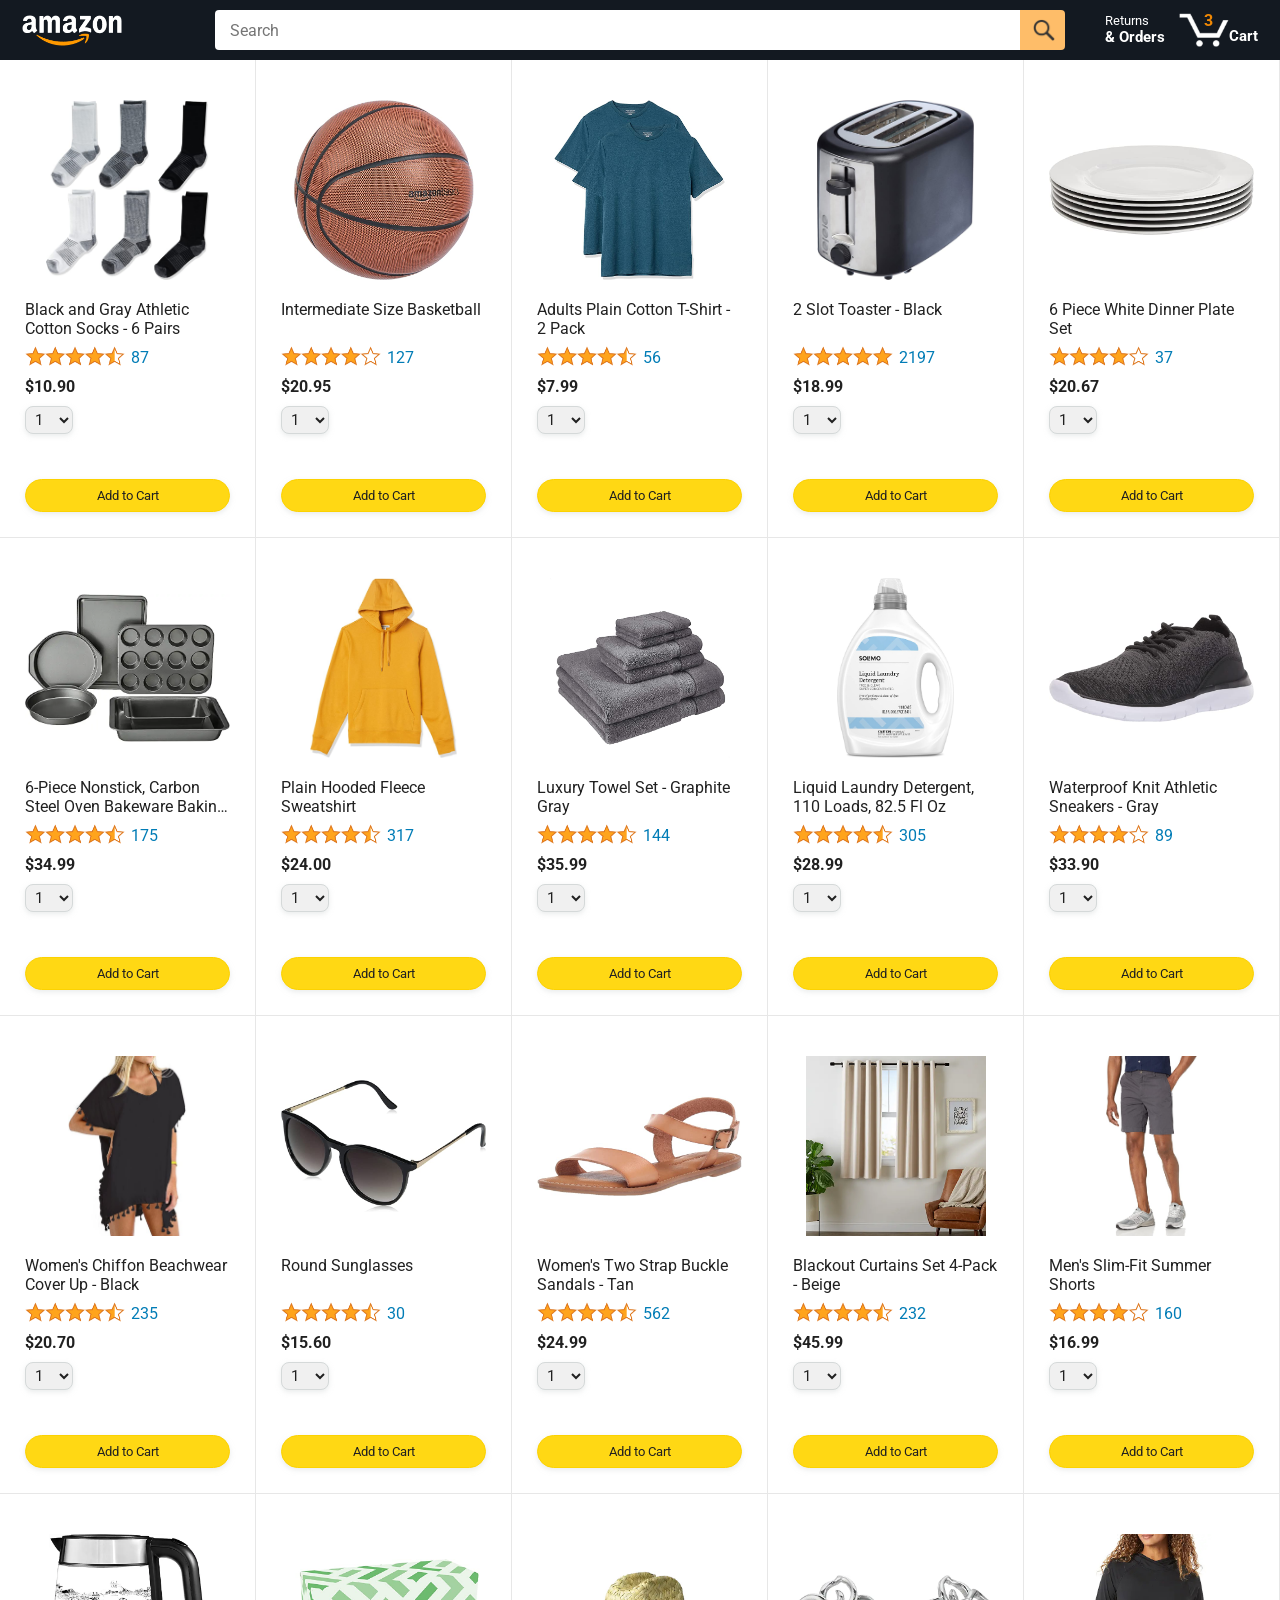
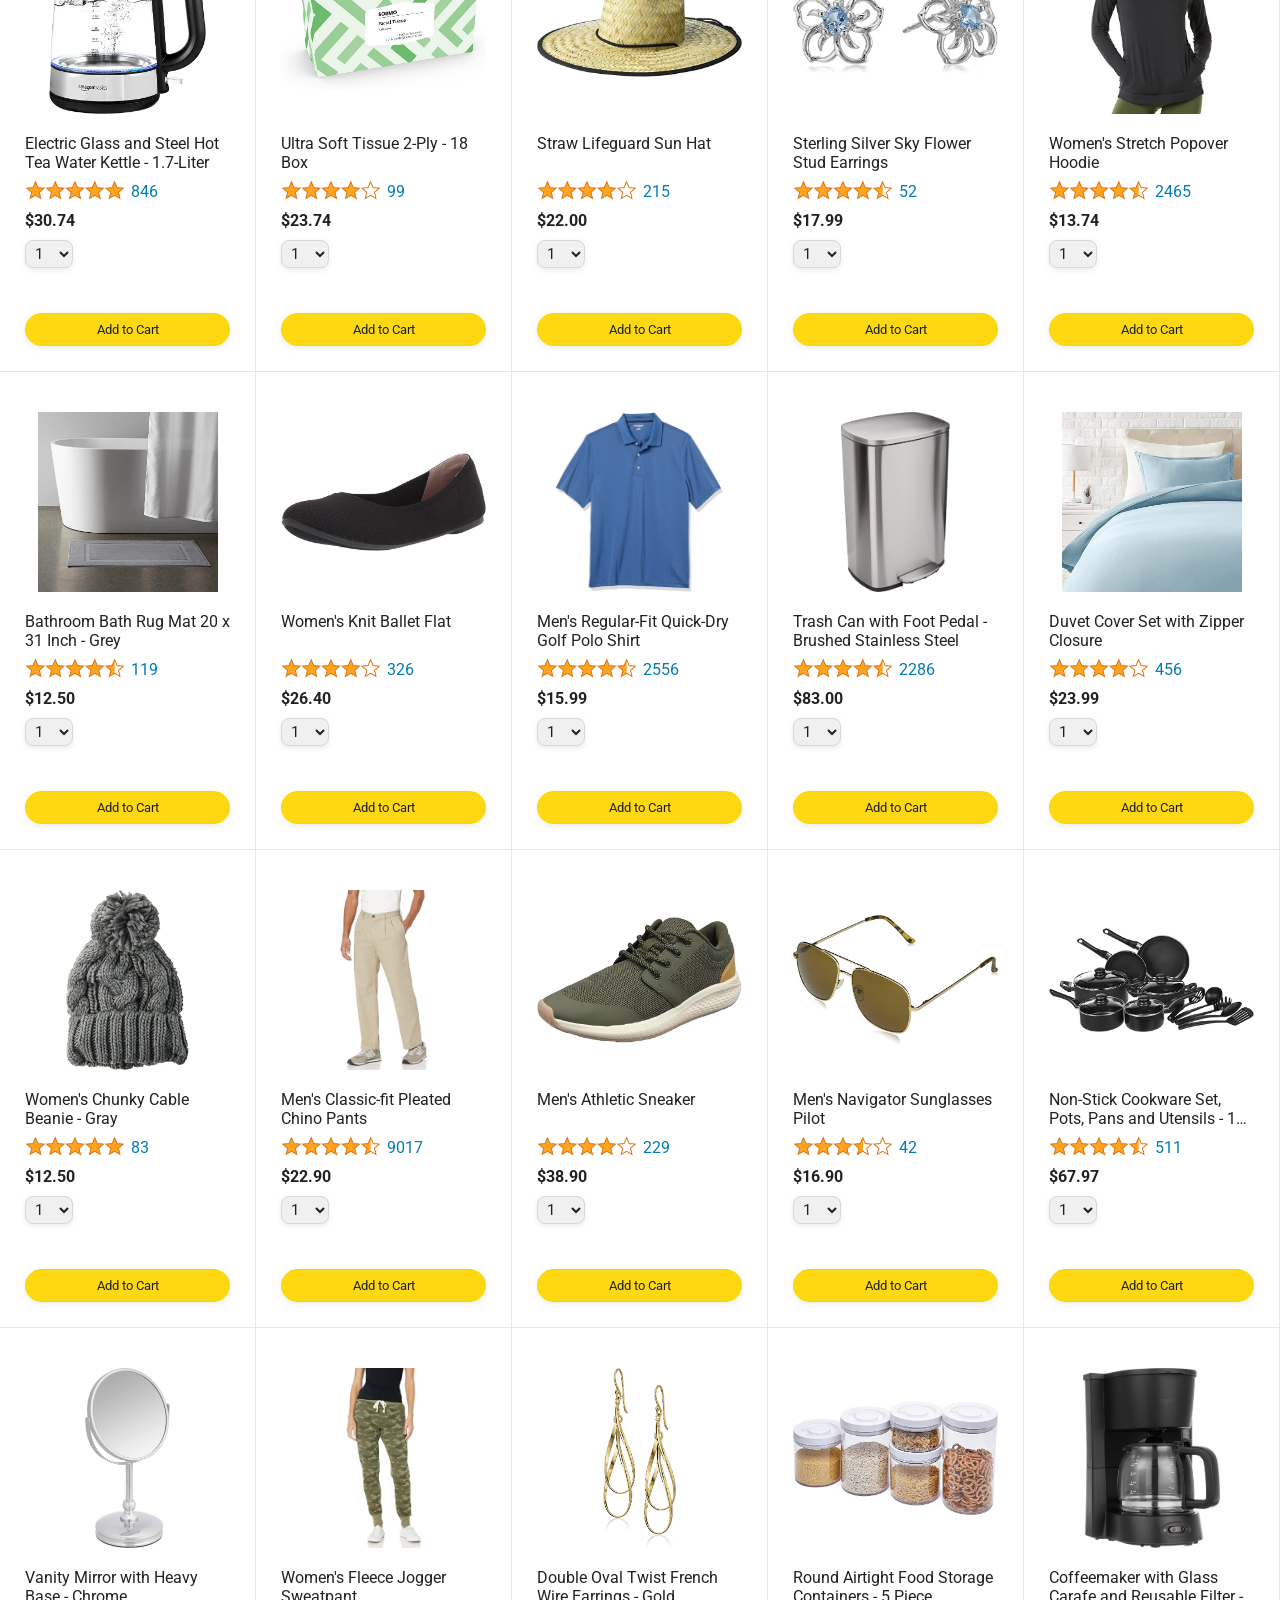
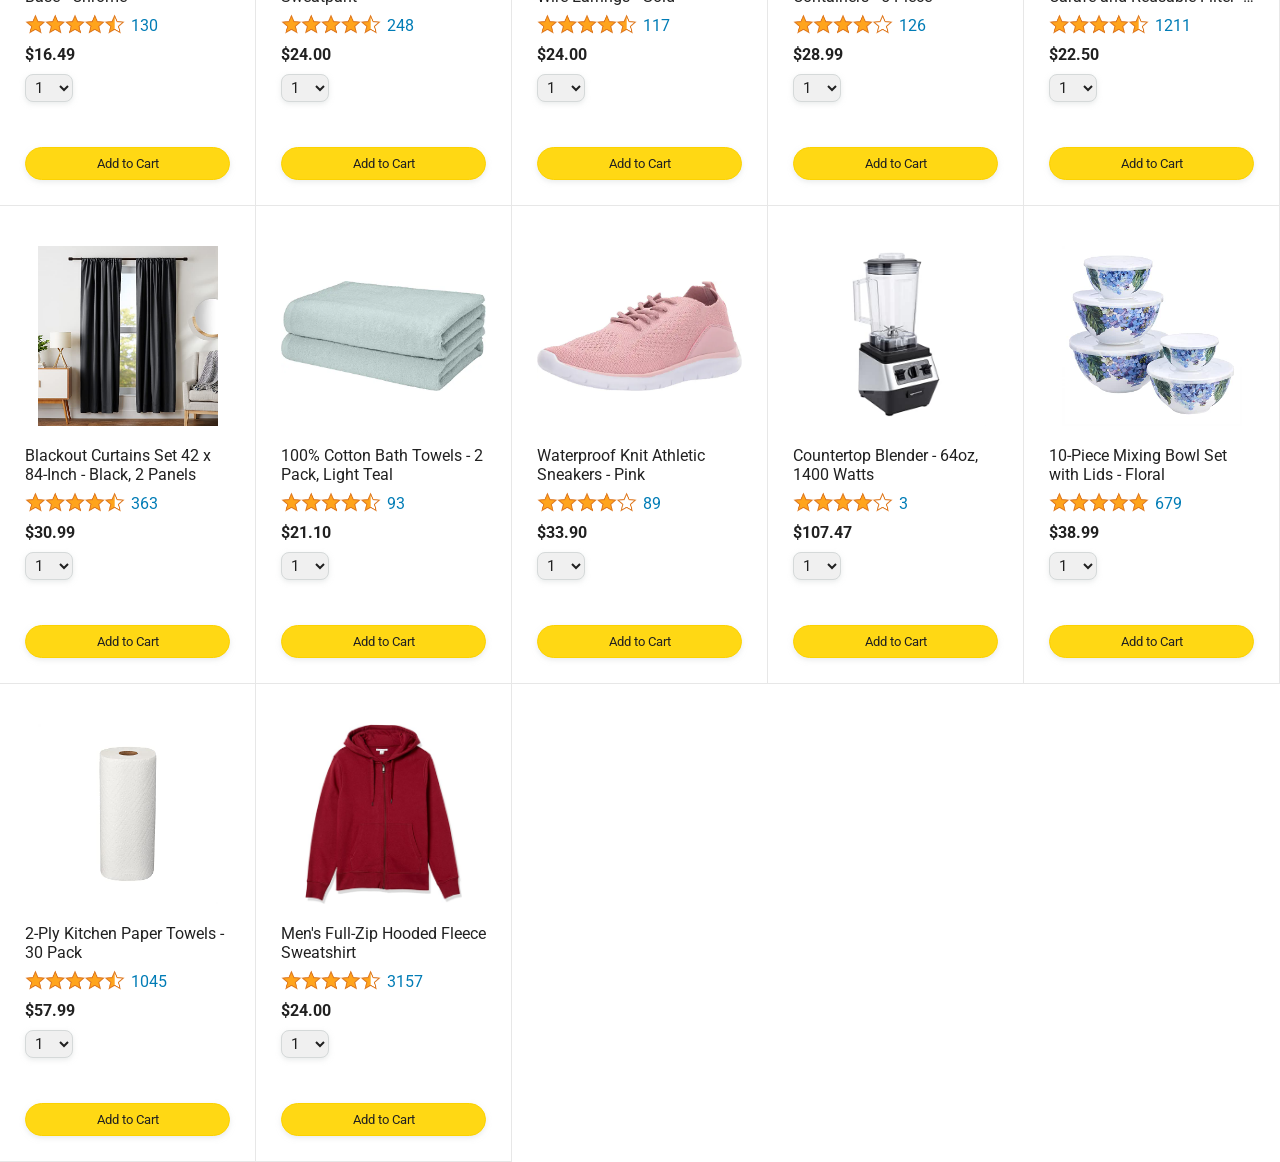
<file: index.html>
<!DOCTYPE html>
<html>
  <head>
    <title>Amazon Project</title>

    <!-- This code is needed for responsive design to work.
      (Responsive design = make the website look good on
      smaller screen sizes like a phone or a tablet). -->
    <meta name="viewport" content="width=device-width, initial-scale=1">

    <!-- Load a font called Roboto from Google Fonts. -->
    <link rel="preconnect" href="https://fonts.googleapis.com">
    <link rel="preconnect" href="https://fonts.gstatic.com" crossorigin>
    <link href="https://fonts.googleapis.com/css2?family=Roboto:wght@400;500;700&display=swap" rel="stylesheet">

    <!-- Here are the CSS files for this page. -->
    <link rel="stylesheet" href="styles/shared/general.css">
    <link rel="stylesheet" href="styles/shared/amazon-header.css">
    <link rel="stylesheet"  href="styles/pages/amazon.css">
  </head>
  <body>
    <div class="amazon-header">
      <div class="amazon-header-left-section">
        <a href="amazonnnn.html" class="header-link">
          <img class="amazon-logo"
            src="images/amazon-logo-white.png">
          <img class="amazon-mobile-logo"
            src="images/amazon-mobile-logo-white.png">
        </a>
      </div>

      <div class="amazon-header-middle-section">
        <input class="search-bar" type="text" placeholder="Search">

        <button class="search-button">
          <img class="search-icon" src="images/icons/search-icon.png">
        </button>
      </div>

      <div class="amazon-header-right-section">
        <a class="orders-link header-link" href="orders.html">
          <span class="returns-text">Returns</span>
          <span class="orders-text">& Orders</span>
        </a>

        <a class="cart-link header-link" href="checkout.html">
          <img class="cart-icon" src="images/icons/cart-icon.png">
          <div class="cart-quantity js-cart-quantity"></div>
          <div class="cart-text">Cart</div>
        </a>
      </div>
    </div>
    
    <div class="main">
      <div class="products-grid js-products-grid">
        <!-- <div class="product-container">
          <div class="product-image-container">
            <img class="product-image"
              src="images/products/athletic-cotton-socks-6-pairs.jpg">
          </div>

          <div class="product-name limit-text-to-2-lines">
            Black and Gray Athletic Cotton Socks - 6 Pairs
          </div>

          <div class="product-rating-container">
            <img class="product-rating-stars"
              src="images/ratings/rating-45.png">
            <div class="product-rating-count link-primary">
              87
            </div>
          </div>

          <div class="product-price">
            $10.90
          </div>

          <div class="product-quantity-container">
            <select>
              <option selected value="1">1</option>
              <option value="2">2</option>
              <option value="3">3</option>
              <option value="4">4</option>
              <option value="5">5</option>
              <option value="6">6</option>
              <option value="7">7</option>
              <option value="8">8</option>
              <option value="9">9</option>
              <option value="10">10</option>
            </select>
          </div>

          <div class="product-spacer"></div>

          <div class="added-to-cart">
            <img src="images/icons/checkmark.png">
            Added
          </div>

          <button class="add-to-cart-button button-primary">
            Add to Cart
          </button>
        </div>

        <div class="product-container">
          <div class="product-image-container">
            <img class="product-image"
              src="images/products/intermediate-composite-basketball.jpg">
          </div>

          <div class="product-name limit-text-to-2-lines">
            Intermediate Size Basketball
          </div>

          <div class="product-rating-container">
            <img class="product-rating-stars"
              src="images/ratings/rating-40.png">
            <div class="product-rating-count link-primary">
              127
            </div>
          </div>

          <div class="product-price">
            $20.95
          </div>

          <div class="product-quantity-container">
            <select>
              <option selected value="1">1</option>
              <option value="2">2</option>
              <option value="3">3</option>
              <option value="4">4</option>
              <option value="5">5</option>
              <option value="6">6</option>
              <option value="7">7</option>
              <option value="8">8</option>
              <option value="9">9</option>
              <option value="10">10</option>
            </select>
          </div>

          <div class="product-spacer"></div>

          <div class="added-to-cart">
            <img src="images/icons/checkmark.png">
            Added
          </div>

          <button class="add-to-cart-button button-primary">
            Add to Cart
          </button>
        </div>

        <div class="product-container">
          <div class="product-image-container">
            <img class="product-image"
              src="images/products/adults-plain-cotton-tshirt-2-pack-teal.jpg">
          </div>

          <div class="product-name limit-text-to-2-lines">
            Adults Plain Cotton T-Shirt - 2 Pack
          </div>

          <div class="product-rating-container">
            <img class="product-rating-stars"
              src="images/ratings/rating-45.png">
            <div class="product-rating-count link-primary">
              56
            </div>
          </div>

          <div class="product-price">
            $7.99
          </div>

          <div class="product-quantity-container">
            <select>
              <option selected value="1">1</option>
              <option value="2">2</option>
              <option value="3">3</option>
              <option value="4">4</option>
              <option value="5">5</option>
              <option value="6">6</option>
              <option value="7">7</option>
              <option value="8">8</option>
              <option value="9">9</option>
              <option value="10">10</option>
            </select>
          </div>

          <div class="product-spacer"></div>

          <div class="added-to-cart">
            <img src="images/icons/checkmark.png">
            Added
          </div>

          <button class="add-to-cart-button button-primary">
            Add to Cart
          </button>
        </div> -->
      </div>
    </div>
  <!--<script src="scripts/cart.js"></script>-->
  <!--<script src="data/products.js"></script>-->
  <script type="module" src="scripts/amazon.js" ></script>
  </body>
</html>
</file>
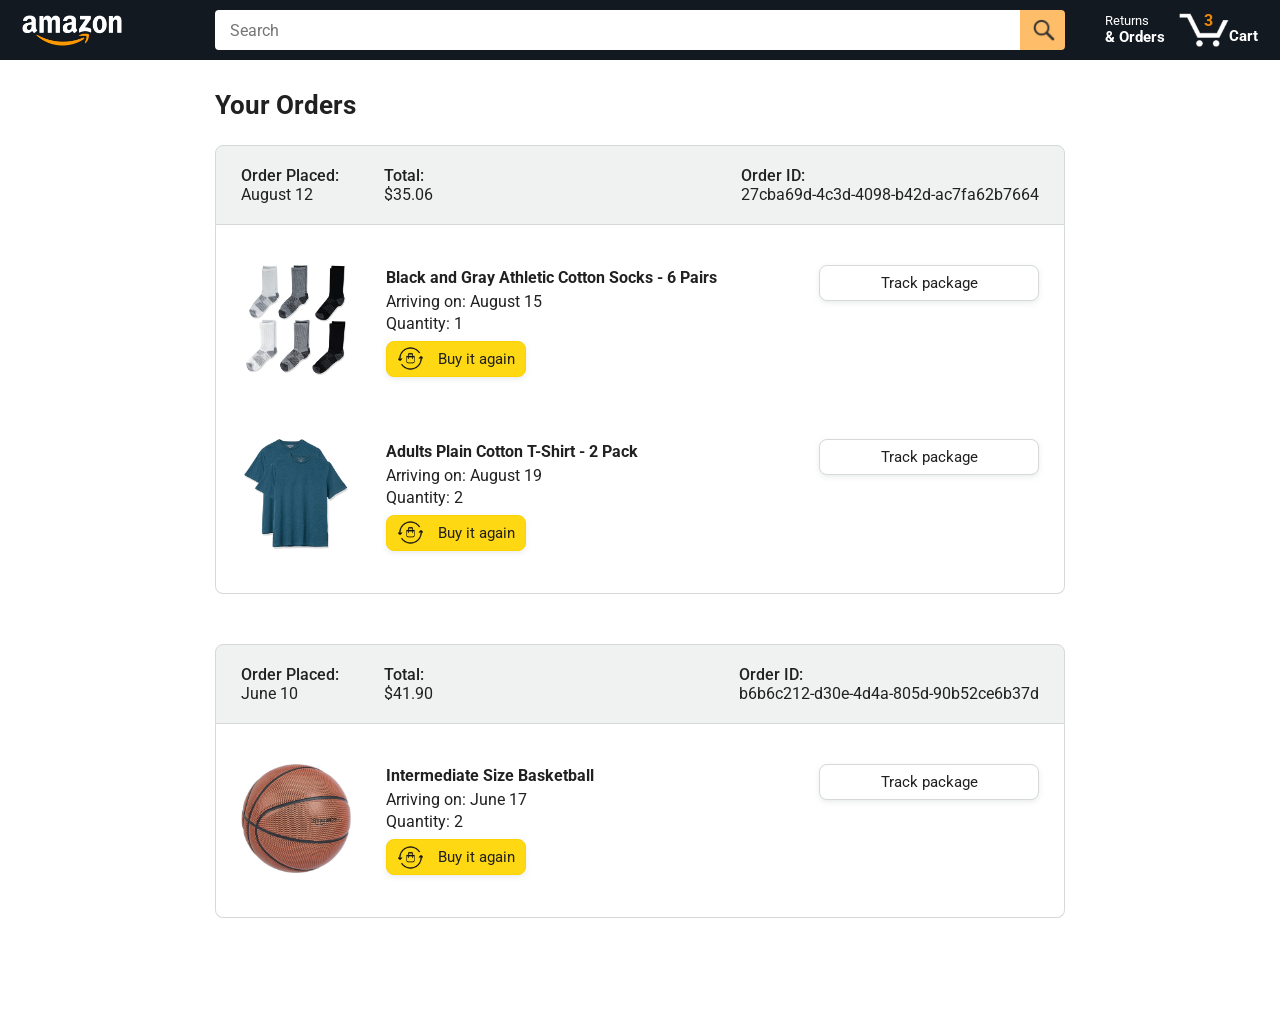
<file: orders.html>
<!DOCTYPE html>
<html>
  <head>
    <title>Orders</title>

    <!-- This code is needed for responsive design to work.
      (Responsive design = make the website look good on
      smaller screen sizes like a phone or a tablet). -->
    <meta name="viewport" content="width=device-width, initial-scale=1">

    <!-- Load a font called Roboto from Google Fonts. -->
    <link rel="preconnect" href="https://fonts.googleapis.com">
    <link rel="preconnect" href="https://fonts.gstatic.com" crossorigin>
    <link href="https://fonts.googleapis.com/css2?family=Roboto:wght@400;500;700&display=swap" rel="stylesheet">

    <!-- Here are the CSS files for this page. -->
    <link rel="stylesheet" href="styles/shared/general.css">
    <link rel="stylesheet" href="styles/shared/amazon-header.css">
    <link rel="stylesheet" href="styles/pages/orders.css">
  </head>
  <body>
    <div class="amazon-header">
      <div class="amazon-header-left-section">
        <a href="amazon.html" class="header-link">
          <img class="amazon-logo"
            src="images/amazon-logo-white.png">
          <img class="amazon-mobile-logo"
            src="images/amazon-mobile-logo-white.png">
        </a>
      </div>

      <div class="amazon-header-middle-section">
        <input class="search-bar" type="text" placeholder="Search">

        <button class="search-button">
          <img class="search-icon" src="images/icons/search-icon.png">
        </button>
      </div>

      <div class="amazon-header-right-section">
        <a class="orders-link header-link" href="orders.html">
          <span class="returns-text">Returns</span>
          <span class="orders-text">& Orders</span>
        </a>

        <a class="cart-link header-link" href="checkout.html">
          <img class="cart-icon" src="images/icons/cart-icon.png">
          <div class="cart-quantity">3</div>
          <div class="cart-text">Cart</div>
        </a>
      </div>
    </div>

    <div class="main">
      <div class="page-title">Your Orders</div>

      <div class="orders-grid">
        <div class="order-container">
          
          <div class="order-header">
            <div class="order-header-left-section">
              <div class="order-date">
                <div class="order-header-label">Order Placed:</div>
                <div>August 12</div>
              </div>
              <div class="order-total">
                <div class="order-header-label">Total:</div>
                <div>$35.06</div>
              </div>
            </div>

            <div class="order-header-right-section">
              <div class="order-header-label">Order ID:</div>
              <div>27cba69d-4c3d-4098-b42d-ac7fa62b7664</div>
            </div>
          </div>

          <div class="order-details-grid">
            <div class="product-image-container">
              <img src="images/products/athletic-cotton-socks-6-pairs.jpg">
            </div>

            <div class="product-details">
              <div class="product-name">
                Black and Gray Athletic Cotton Socks - 6 Pairs
              </div>
              <div class="product-delivery-date">
                Arriving on: August 15
              </div>
              <div class="product-quantity">
                Quantity: 1
              </div>
              <button class="buy-again-button button-primary">
                <img class="buy-again-icon" src="images/icons/buy-again.png">
                <span class="buy-again-message">Buy it again</span>
              </button>
            </div>

            <div class="product-actions">
              <a href="tracking.html">
                <button class="track-package-button button-secondary">
                  Track package
                </button>
              </a>
            </div>

            <div class="product-image-container">
              <img src="images/products/adults-plain-cotton-tshirt-2-pack-teal.jpg">
            </div>

            <div class="product-details">
              <div class="product-name">
                Adults Plain Cotton T-Shirt - 2 Pack
              </div>
              <div class="product-delivery-date">
                Arriving on: August 19
              </div>
              <div class="product-quantity">
                Quantity: 2
              </div>
              <button class="buy-again-button button-primary">
                <img class="buy-again-icon" src="images/icons/buy-again.png">
                <span class="buy-again-message">Buy it again</span>
              </button>
            </div>

            <div class="product-actions">
              <a href="tracking.html">
                <button class="track-package-button button-secondary">
                  Track package
                </button>
              </a>
            </div>
          </div>
        </div>

        <div class="order-container">

          <div class="order-header">
            <div class="order-header-left-section">
              <div class="order-date">
                <div class="order-header-label">Order Placed:</div>
                <div>June 10</div>
              </div>
              <div class="order-total">
                <div class="order-header-label">Total:</div>
                <div>$41.90</div>
              </div>
            </div>

            <div class="order-header-right-section">
              <div class="order-header-label">Order ID:</div>
              <div>b6b6c212-d30e-4d4a-805d-90b52ce6b37d</div>
            </div>
          </div>

          <div class="order-details-grid">
            <div class="product-image-container">
              <img src="images/products/intermediate-composite-basketball.jpg">
            </div>

            <div class="product-details">
              <div class="product-name">
                Intermediate Size Basketball
              </div>
              <div class="product-delivery-date">
                Arriving on: June 17
              </div>
              <div class="product-quantity">
                Quantity: 2
              </div>
              <button class="buy-again-button button-primary">
                <img class="buy-again-icon" src="images/icons/buy-again.png">
                <span class="buy-again-message">Buy it again</span>
              </button>
            </div>

            <div class="product-actions">
              <a href="tracking.html">
                <button class="track-package-button button-secondary">
                  Track package
                </button>
              </a>
            </div>
          </div>
        </div>
      </div>
    </div>
  </body>
</html>
</file>
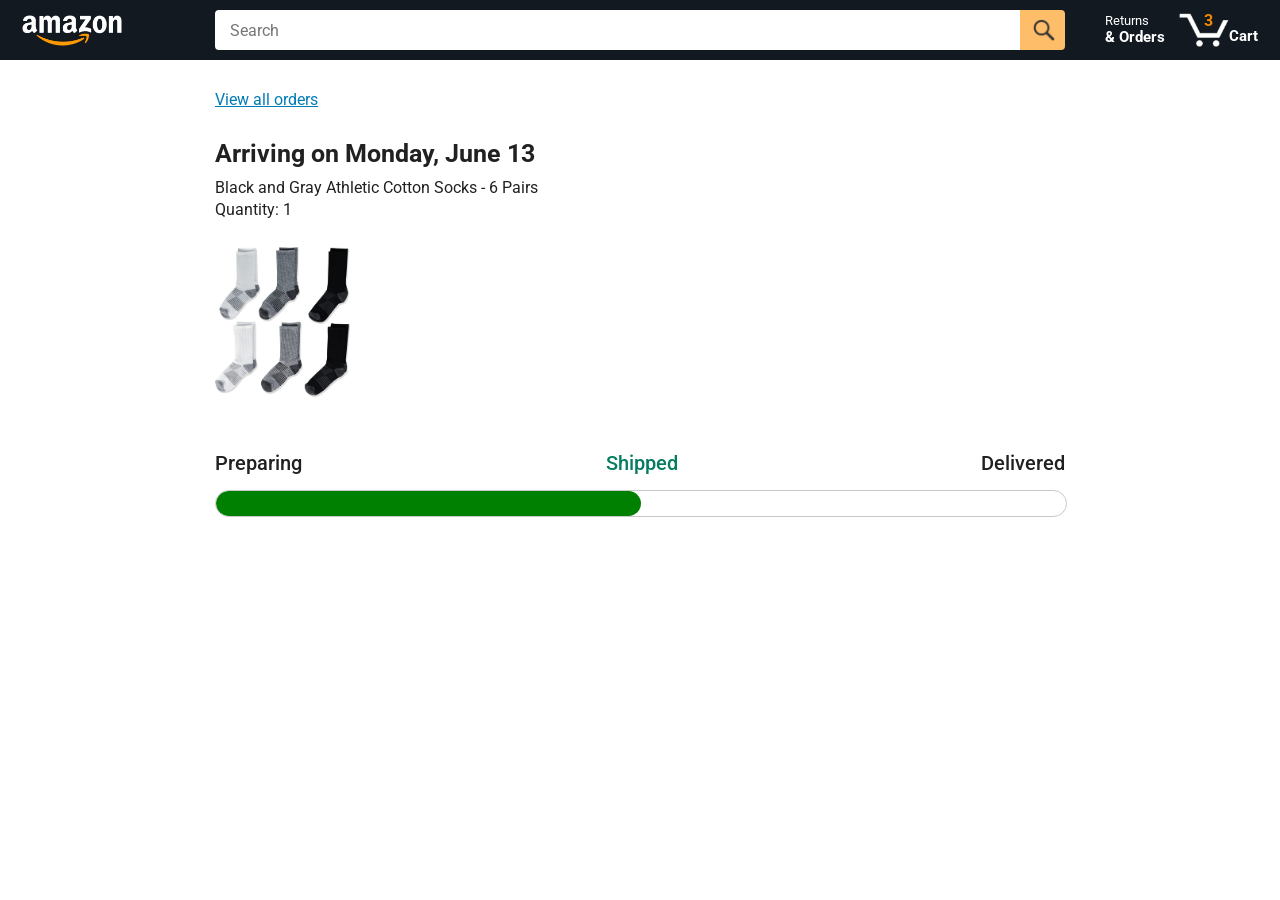
<file: tracking.html>
<!DOCTYPE html>
<html>
  <head>
    <title>Tracking</title>

    <!-- This code is needed for responsive design to work.
      (Responsive design = make the website look good on
      smaller screen sizes like a phone or a tablet). -->
    <meta name="viewport" content="width=device-width, initial-scale=1">

    <!-- Load a font called Roboto from Google Fonts. -->
    <link rel="preconnect" href="https://fonts.googleapis.com">
    <link rel="preconnect" href="https://fonts.gstatic.com" crossorigin>
    <link href="https://fonts.googleapis.com/css2?family=Roboto:wght@400;500;700&display=swap" rel="stylesheet">

    <!-- Here are the CSS files for this page. -->
    <link rel="stylesheet" href="styles/shared/general.css">
    <link rel="stylesheet" href="styles/shared/amazon-header.css">
    <link rel="stylesheet" href="styles/pages/tracking.css">
  </head>
  <body>
    <div class="amazon-header">
      <div class="amazon-header-left-section">
        <a href="amazon.html" class="header-link">
          <img class="amazon-logo"
            src="images/amazon-logo-white.png">
          <img class="amazon-mobile-logo"
            src="images/amazon-mobile-logo-white.png">
        </a>
      </div>

      <div class="amazon-header-middle-section">
        <input class="search-bar" type="text" placeholder="Search">

        <button class="search-button">
          <img class="search-icon" src="images/icons/search-icon.png">
        </button>
      </div>

      <div class="amazon-header-right-section">
        <a class="orders-link header-link" href="orders.html">
          <span class="returns-text">Returns</span>
          <span class="orders-text">& Orders</span>
        </a>

        <a class="cart-link header-link" href="checkout.html">
          <img class="cart-icon" src="images/icons/cart-icon.png">
          <div class="cart-quantity">3</div>
          <div class="cart-text">Cart</div>
        </a>
      </div>
    </div>

    <div class="main">
      <div class="order-tracking">
        <a class="back-to-orders-link link-primary" href="orders.html">
          View all orders
        </a>

        <div class="delivery-date">
          Arriving on Monday, June 13
        </div>

        <div class="product-info">
          Black and Gray Athletic Cotton Socks - 6 Pairs
        </div>

        <div class="product-info">
          Quantity: 1
        </div>

        <img class="product-image" src="images/products/athletic-cotton-socks-6-pairs.jpg">

        <div class="progress-labels-container">
          <div class="progress-label">
            Preparing
          </div>
          <div class="progress-label current-status">
            Shipped
          </div>
          <div class="progress-label">
            Delivered
          </div>
        </div>

        <div class="progress-bar-container">
          <div class="progress-bar"></div>
        </div>
      </div>
    </div>
  </body>
</html>
</file>
<file: styles/shared/general.css>
body {
  font-family: Roboto, Arial;
  color: rgb(33, 33, 33);
  /* The <body> element has a default margin of 8px
     on all sides. This removes the default margins. */
  margin: 0;
}

/* <p> elements have a default margin on the top
   and bottom. This removes the default margins. */
p {
  margin: 0;
}

button {
  cursor: pointer;
}

select {
  cursor: pointer;
}

input, select, button {
  font-family: Roboto, Arial;
}

.button-primary {
  color: rgb(33, 33, 33);
  background-color: rgb(255, 216, 20);
  border: 1px solid rgb(252, 210, 0);
  border-radius: 8px;
  cursor: pointer;
  box-shadow: 0 2px 5px rgba(213, 217, 217, 0.5);
}

.button-primary:hover {
  background-color: rgb(247, 202, 0);
  border: 1px solid rgb(242, 194, 0);
}

.button-primary:active {
  background: rgb(255, 216, 20);
  border-color: rgb(252, 210, 0);
  box-shadow: none;
}

.button-secondary {
  color: rgb(33, 33, 33);
  background: white;
  border: 1px solid rgb(213, 217, 217);
  border-radius: 8px;
  cursor: pointer;
  box-shadow: 0 2px 5px rgba(213, 217, 217, 0.5);
}

.button-secondary:hover {
  background-color: rgb(247, 250, 250);
}

.button-secondary:active {
  background-color: rgb(237, 253, 255);
  box-shadow: none;
}

/* These styles will limit text to 2 lines. Anything
   beyond 2 lines will be replaced with "..."
   You can find this code by using an A.I. tool or by
   searching in Google.
   https://css-tricks.com/almanac/properties/l/line-clamp/ */
.limit-text-to-2-lines {
  display: -webkit-box;
  -webkit-line-clamp: 2;
  -webkit-box-orient: vertical;
  overflow: hidden;
}

.link-primary {
  color: rgb(1, 124, 182);
  cursor: pointer;
}

.link-primary:hover {
  color: rgb(196, 80, 0);
}

/* Styles for dropdown selectors. */
select {
  color: rgb(33, 33, 33);
  background-color: rgb(240, 240, 240);
  border: 1px solid rgb(213, 217, 217);
  border-radius: 8px;
  padding: 3px 5px;
  font-size: 15px;
  cursor: pointer;
  box-shadow: 0 2px 5px rgba(213, 217, 217, 0.5);
}

select:focus,
input:focus {
  outline: 2px solid rgb(255, 153, 0);
}
</file>
<file: styles/shared/amazon-header.css>
.amazon-header {
  background-color: rgb(19, 25, 33);
  color: white;
  padding-left: 15px;
  padding-right: 15px;

  display: flex;
  align-items: center;
  justify-content: space-between;

  position: fixed;
  top: 0;
  left: 0;
  right: 0;
  height: 60px;
}

.amazon-header-left-section {
  width: 180px;
}

@media (max-width: 800px) {
  .amazon-header-left-section {
    width: unset;
  }
}

.header-link {
  display: inline-block;
  padding: 6px;
  border-radius: 2px;
  cursor: pointer;
  text-decoration: none;
  border: 1px solid rgba(0, 0, 0, 0);
}

.header-link:hover {
  border: 1px solid white;
}

.amazon-logo {
  width: 100px;
  margin-top: 5px;
}

.amazon-mobile-logo {
  display: none;
}

@media (max-width: 575px) {
  .amazon-logo {
    display: none;
  }

  .amazon-mobile-logo {
    display: block;
    height: 35px;
    margin-top: 5px;
  }
}

.amazon-header-middle-section {
  flex: 1;
  max-width: 850px;
  margin-left: 10px;
  margin-right: 10px;
  display: flex;
}

.search-bar {
  flex: 1;
  width: 0;
  font-size: 16px;
  height: 38px;
  padding-left: 15px;
  border: none;
  border-top-left-radius: 4px;
  border-bottom-left-radius: 4px;
  border-top-right-radius: 0;
  border-bottom-right-radius: 0;
}

.search-button {
  background-color: rgb(254, 189, 105);
  border: none;
  width: 45px;
  height: 40px;
  border-top-right-radius: 4px;
  border-bottom-right-radius: 4px;
  flex-shrink: 0;
}

.search-icon {
  height: 22px;
  margin-left: 2px;
  margin-top: 3px;
}

.amazon-header-right-section {
  width: 180px;
  flex-shrink: 0;
  display: flex;
  justify-content: end;
}

.orders-link {
  color: white;
}

.returns-text {
  display: block;
  font-size: 13px;
}

.orders-text {
  display: block;
  font-size: 15px;
  font-weight: 700;
}

.cart-link {
  color: white;
  display: flex;
  align-items: center;
  position: relative;
}

.cart-icon {
  width: 50px;
}

.cart-text {
  margin-top: 12px;
  font-size: 15px;
  font-weight: 700;
}

.cart-quantity {
  color: rgb(240, 136, 4);
  font-size: 16px;
  font-weight: 700;

  position: absolute;
  top: 4px;
  left: 22px;
  
  width: 26px;
  text-align: center;
}
</file>
<file: styles/pages/amazon.css>
.main {
  margin-top: 60px;
}

.products-grid {
  display: grid;

  /* - In CSS Grid, 1fr means a column will take up the
       remaining space in the grid.
     - If we write 1fr 1fr ... 1fr; 8 times, this will
       divide the grid into 8 columns, each taking up an
       equal amount of the space.
     - repeat(8, 1fr); is a shortcut for repeating "1fr"
       8 times (instead of typing out "1fr" 8 times).
       repeat(...) is a special property that works with
       display: grid; */
  grid-template-columns: repeat(8, 1fr);
}

/* @media is used to create responsive design (making the
   website look good on any screen size). This @media
   means when the screen width is 2000px or less, we
   will divide the grid into 7 columns instead of 8. */
@media (max-width: 2000px) {
  .products-grid {
    grid-template-columns: repeat(7, 1fr);
  }
}

/* This @media means when the screen width is 1600px or
   less, we will divide the grid into 6 columns. */
@media (max-width: 1600px) {
  .products-grid {
    grid-template-columns: repeat(6, 1fr);
  }
}

@media (max-width: 1300px) {
  .products-grid {
    grid-template-columns: repeat(5, 1fr);
  }
}

@media (max-width: 1000px) {
  .products-grid {
    grid-template-columns: repeat(4, 1fr);
  }
}

@media (max-width: 800px) {
  .products-grid {
    grid-template-columns: repeat(3, 1fr);
  }
}

@media (max-width: 575px) {
  .products-grid {
    grid-template-columns: repeat(2, 1fr);
  }
}

@media (max-width: 450px) {
  .products-grid {
    grid-template-columns: 1fr;
  }
}

.product-container {
  padding-top: 40px;
  padding-bottom: 25px;
  padding-left: 25px;
  padding-right: 25px;

  border-right: 1px solid rgb(231, 231, 231);
  border-bottom: 1px solid rgb(231, 231, 231);

  display: flex;
  flex-direction: column;
}

.product-image-container {
  display: flex;
  justify-content: center;
  align-items: center;

  height: 180px;
  margin-bottom: 20px;
}

.product-image {
  /* Images will overflow their container by default. To
    prevent this, we set max-width and max-height to 100%
    so they stay inside their container. */
  max-width: 100%;
  max-height: 100%;
}

.product-name {
  height: 40px;
  margin-bottom: 5px;
}

.product-rating-container {
  display: flex;
  align-items: center;
  margin-bottom: 10px;
}

.product-rating-stars {
  width: 100px;
  margin-right: 6px;
}

.product-rating-count {
  color: rgb(1, 124, 182);
  cursor: pointer;
  margin-top: 3px;
}

.product-price {
  font-weight: 700;
  margin-bottom: 10px;
}

.product-quantity-container {
  margin-bottom: 17px;
}

.product-spacer {
  flex: 1;
}

.added-to-cart {
  color: rgb(6, 125, 98);
  font-size: 16px;

  display: flex;
  align-items: center;
  margin-bottom: 8px;

  /* At first, the "Added to cart" message will
     be invisible. Use JavaScript to change the
     opacity and make it visible. */
  opacity: 0;
}

.new-added{
  color: rgb(6, 125, 98);
  font-size: 16px;

  display: flex;
  align-items: center;
  margin-bottom: 8px;

  /* At first, the "Added to cart" message will
     be invisible. Use JavaScript to change the
     opacity and make it visible. */
  opacity: 1;
}

.added-to-cart img {
  height: 20px;
  margin-right: 5px;
}

.add-to-cart-button {
  width: 100%;
  padding: 8px;
  border-radius: 50px;
}
</file>
<file: styles/pages/orders.css>
.main {
  max-width: 850px;
  margin-top: 90px;
  margin-bottom: 100px;
  padding-left: 20px;
  padding-right: 20px;

  /* margin-left: auto;
     margin-right auto;
     Is a trick for centering an element horizontally
     without needing a container. */
  margin-left: auto;
  margin-right: auto;
}

.page-title {
  font-weight: 700;
  font-size: 26px;
  margin-bottom: 25px;
}

.orders-grid {
  display: grid;
  grid-template-columns: 1fr;
  row-gap: 50px;
}

.order-header {
  background-color: rgb(240, 242, 242);
  border: 1px solid rgb(213, 217, 217);

  display: flex;
  align-items: center;
  justify-content: space-between;

  padding: 20px 25px;
  border-top-left-radius: 8px;
  border-top-right-radius: 8px;
}

.order-header-left-section {
  display: flex;
  flex-shrink: 0;
}

.order-header-label {
  font-weight: 500;
}

.order-date,
.order-total {
  margin-right: 45px;
}

.order-header-right-section {
  flex-shrink: 1;
}

@media (max-width: 575px) {
  .order-header {
    flex-direction: column;
    align-items: start;
    line-height: 23px;
    padding: 15px;
  }

  .order-header-left-section {
    flex-direction: column;
  }

  .order-header-label {
    margin-right: 5px;
  }

  .order-date,
  .order-total {
    display: grid;
    grid-template-columns: auto 1fr;
    margin-right: 0;
  }

  .order-header-right-section {
    display: grid;
    grid-template-columns: auto 1fr;
  }
}

.order-details-grid {
  padding: 40px 25px;
  border: 1px solid rgb(213, 217, 217);
  border-top: none;
  border-bottom-left-radius: 8px;
  border-bottom-right-radius: 8px;

  display: grid;
  grid-template-columns: 110px 1fr 220px;
  column-gap: 35px;
  row-gap: 60px;
  align-items: center;
}

@media (max-width: 800px) {
  .order-details-grid {
    grid-template-columns: 110px 1fr;
    row-gap: 0;
    padding-bottom: 8px;
  }
}

@media (max-width: 450px) {
  .order-details-grid {
    grid-template-columns: 1fr;
  }
}

.product-image-container {
  text-align: center;
}

.product-image-container img {
  max-width: 110px;
  max-height: 110px;
}

.product-name {
  font-weight: 700;
  margin-bottom: 5px;
}

.product-delivery-date {
  margin-bottom: 3px;
}

.product-quantity {
  margin-bottom: 8px;
}

.buy-again-button {
  font-size: 15px;
  width: 140px;
  height: 36px;
  border-radius: 8px;

  display: flex;
  align-items: center;
  justify-content: center;
}

.buy-again-icon {
  width: 25px;
  margin-right: 15px;
}

.product-actions {
  align-self: start;
}

.track-package-button {
  width: 100%;
  font-size: 15px;
  padding: 8px;
}

@media (max-width: 800px) {
  .buy-again-button {
    margin-bottom: 10px;
  }

  .product-actions {
    /* grid-column: 2 means this element will be placed
       in column 2 in the grid. (Normally, the column that
       an element is placed in is determined by the order
       of the elements in the HTML. grid-column overrides
       this default ordering). */
    grid-column: 2;
    margin-bottom: 30px;
  }

  .track-package-button {
    width: 140px;
  }
}

@media (max-width: 450px) {
  .product-image-container {
    text-align: center;
    margin-bottom: 25px;
  }

  .product-image-container img {
    max-width: 150px;
    max-height: 150px;
  }

  .product-name {
    margin-bottom: 10px;
  }

  .product-quantity {
    margin-bottom: 15px;
  }

  .buy-again-button {
    width: 100%;
    margin-bottom: 15px;
  }

  .product-actions {
    /* grid-column: auto; undos grid-column: 2; from above.
       This element will now be placed in its normal column
       in the grid. */
    grid-column: auto;
    margin-bottom: 70px;
  }

  .track-package-button {
    width: 100%;
    padding: 12px;
  }
}
</file>
<file: styles/pages/tracking.css>
.main {
  max-width: 850px;
  margin-top: 90px;
  margin-bottom: 100px;
  padding-left: 30px;
  padding-right: 30px;

  /* margin-left: auto;
     margin-right auto;
     Is a trick for centering an element horizontally
     without needing a container. */
  margin-left: auto;
  margin-right: auto;
}

.back-to-orders-link {
  display: inline-block;
  margin-bottom: 30px;
}

.delivery-date {
  font-size: 25px;
  font-weight: 700;
  margin-bottom: 10px;
}

.product-info {
  margin-bottom: 3px;
}

.product-image {
  max-width: 150px;
  max-height: 150px;
  margin-top: 25px;
  margin-bottom: 50px;
}

.progress-labels-container {
  display: flex;
  justify-content: space-between;
  font-size: 20px;
  font-weight: 500;
  margin-bottom: 15px;
}

.current-status {
  color: rgb(6, 125, 98);
}

@media (max-width: 575px) {
  .progress-labels-container {
    font-size: 16px;
  }
}

@media (max-width: 450px) {
  .progress-labels-container {
    flex-direction: column;
    margin-bottom: 5px;
  }

  .progress-label {
    margin-bottom: 3px;
  }
}

.progress-bar-container {
  height: 25px;
  width: 100%;

  border: 1px solid rgb(200, 200, 200);
  border-radius: 50px;
  overflow: hidden;
}

.progress-bar {
  height: 100%;
  background-color: green;
  border-radius: 50px;
  width: 50%;
}
</file>
